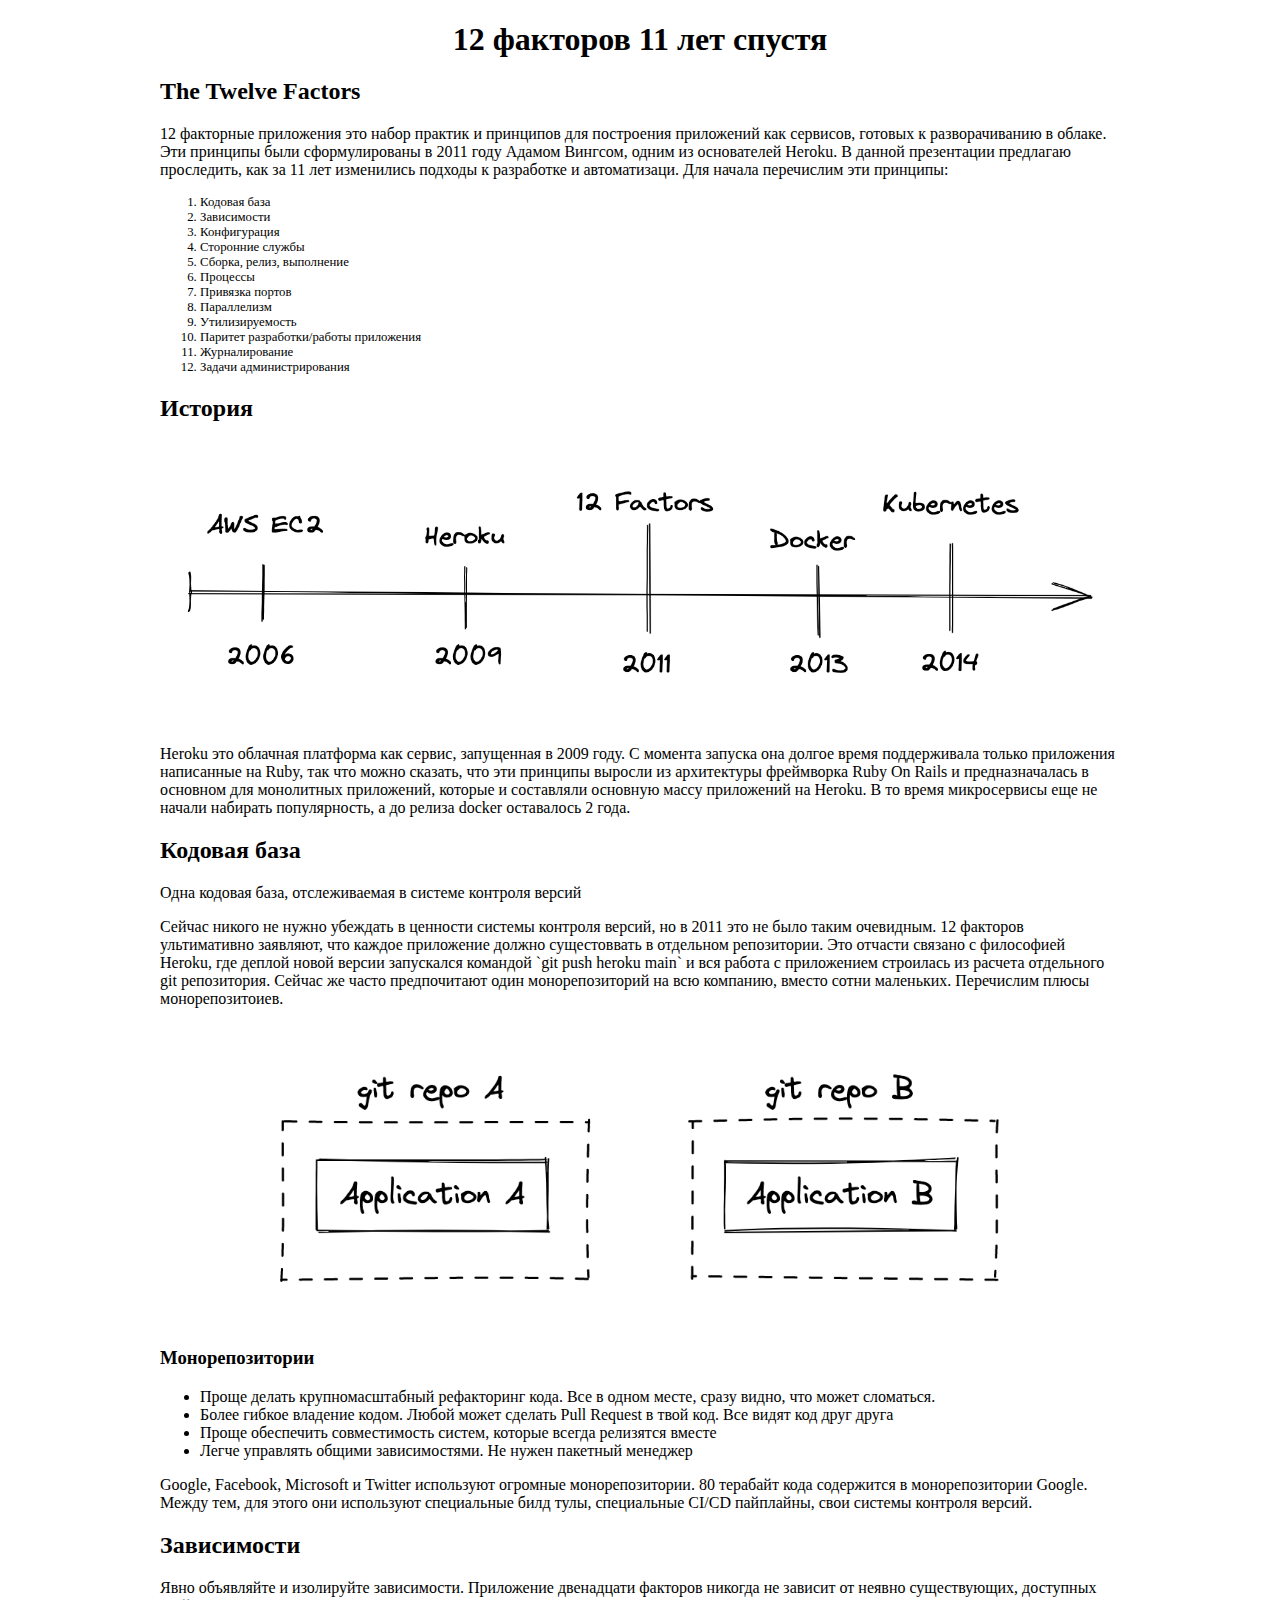
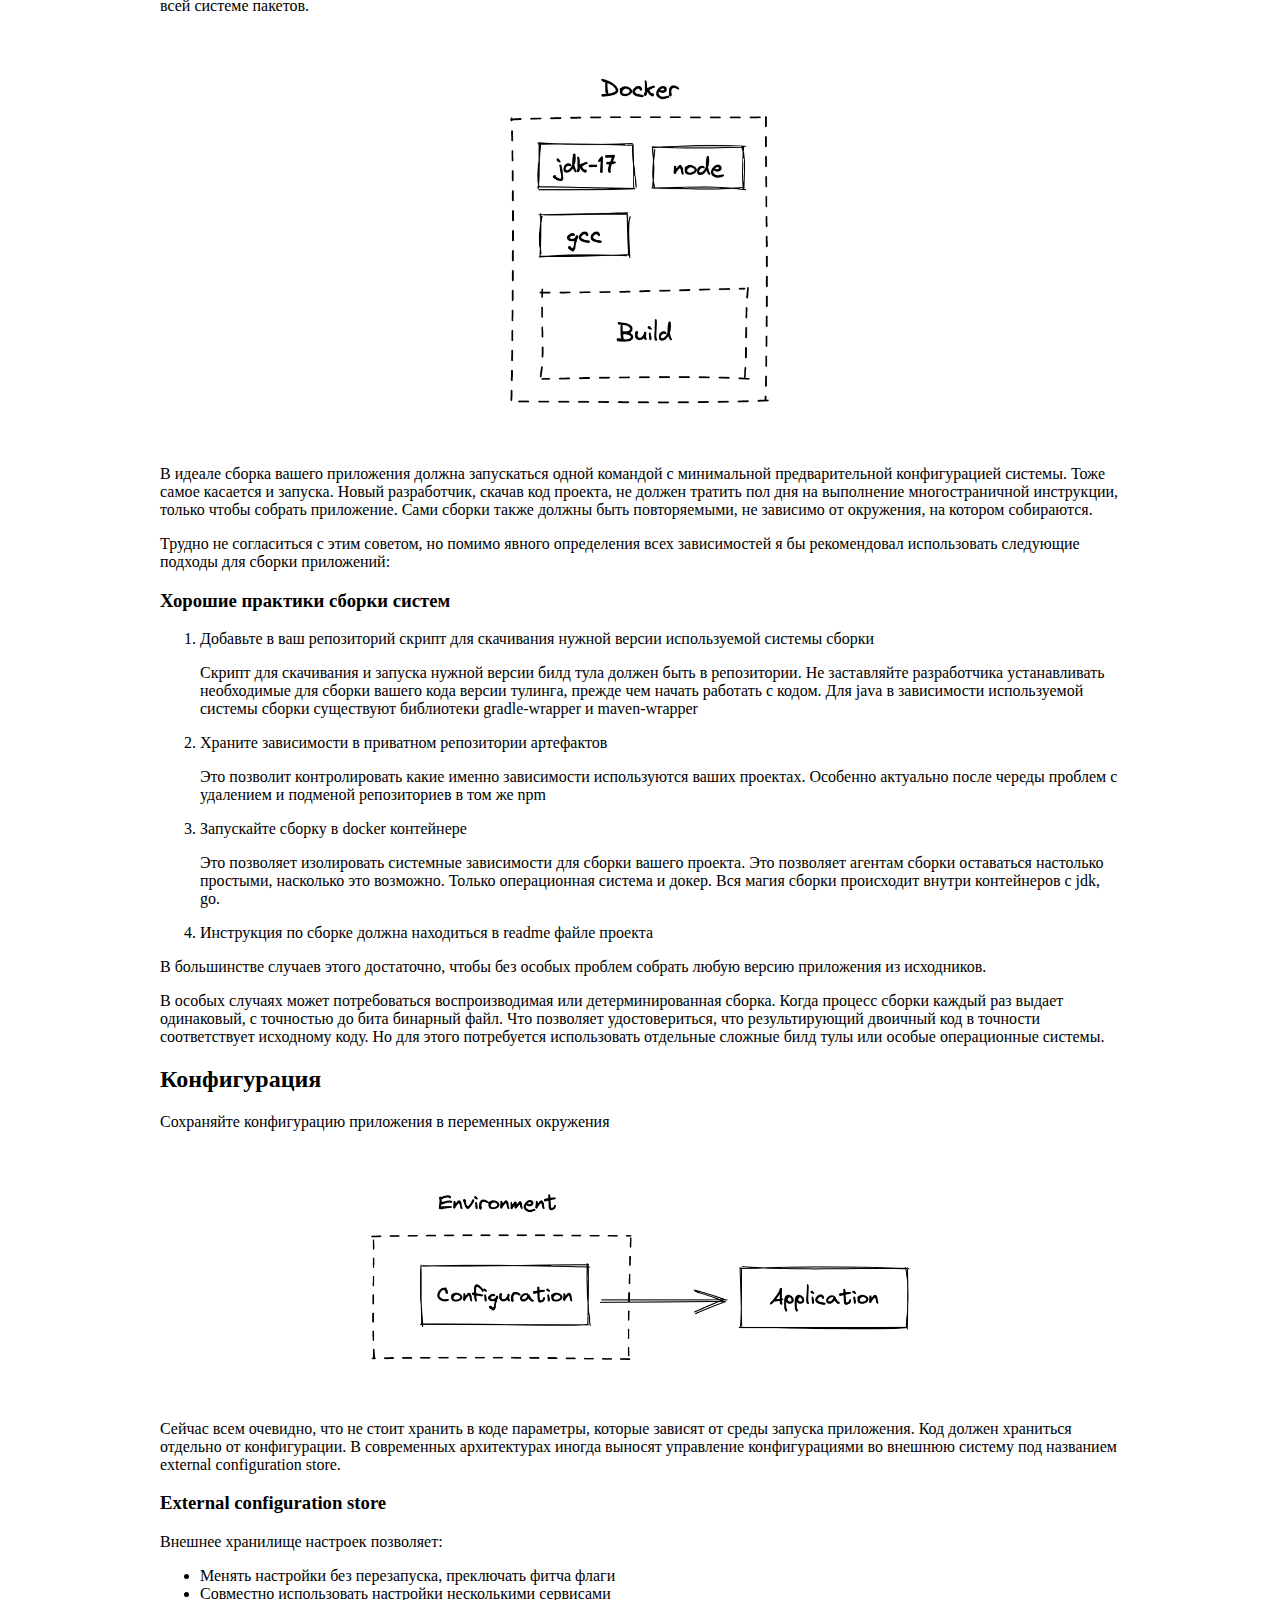
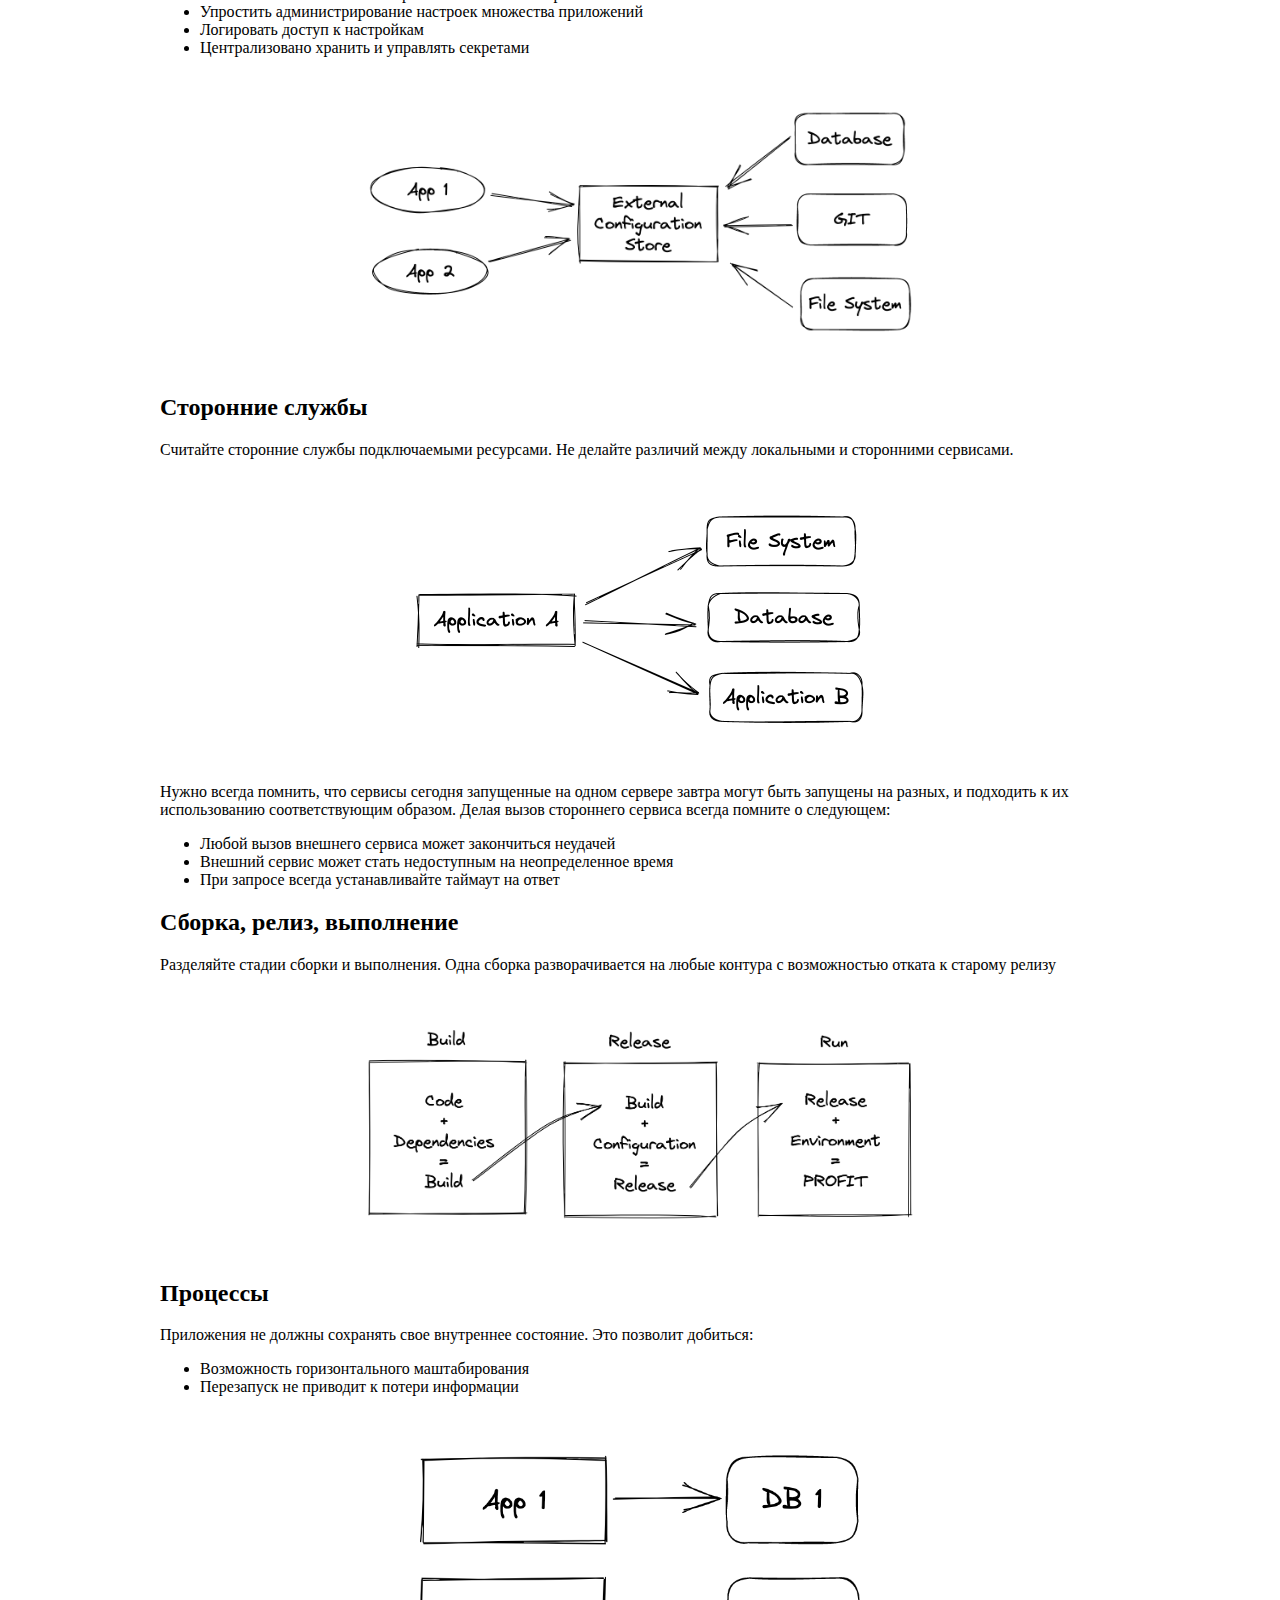
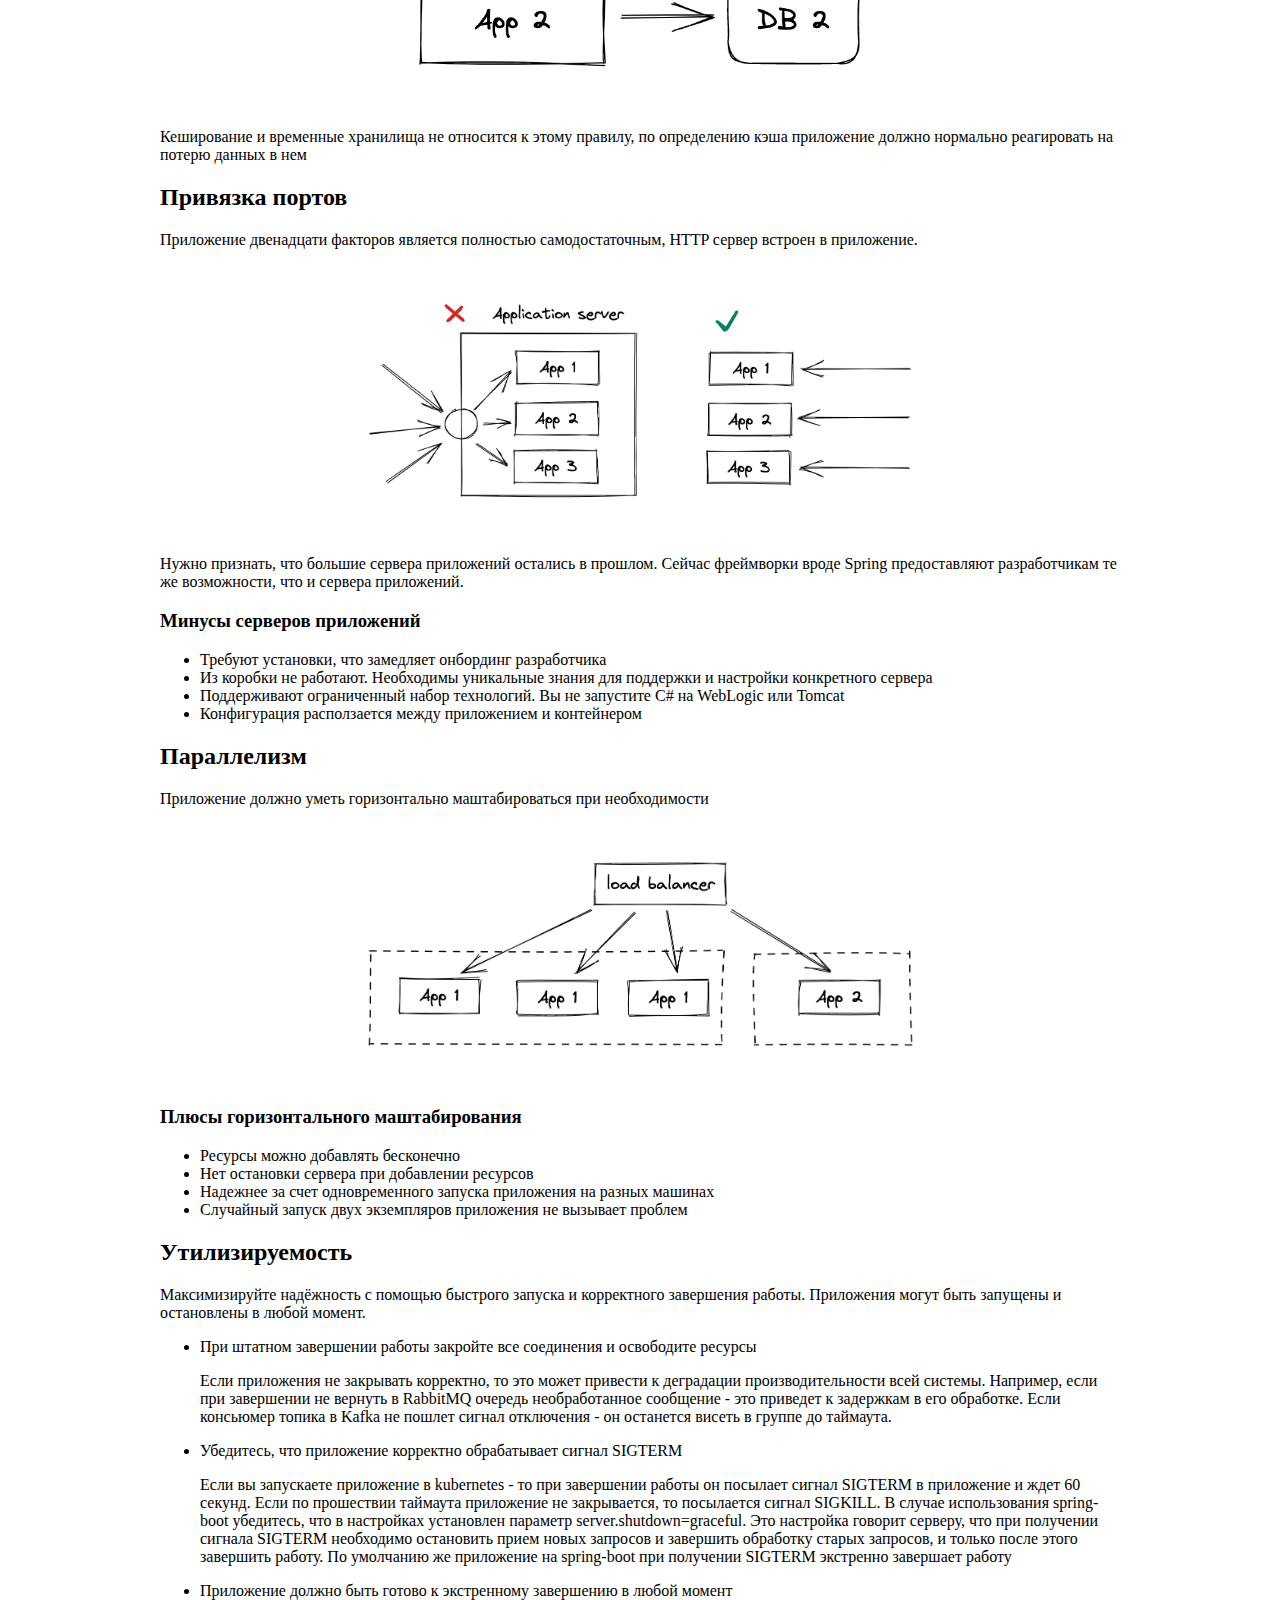
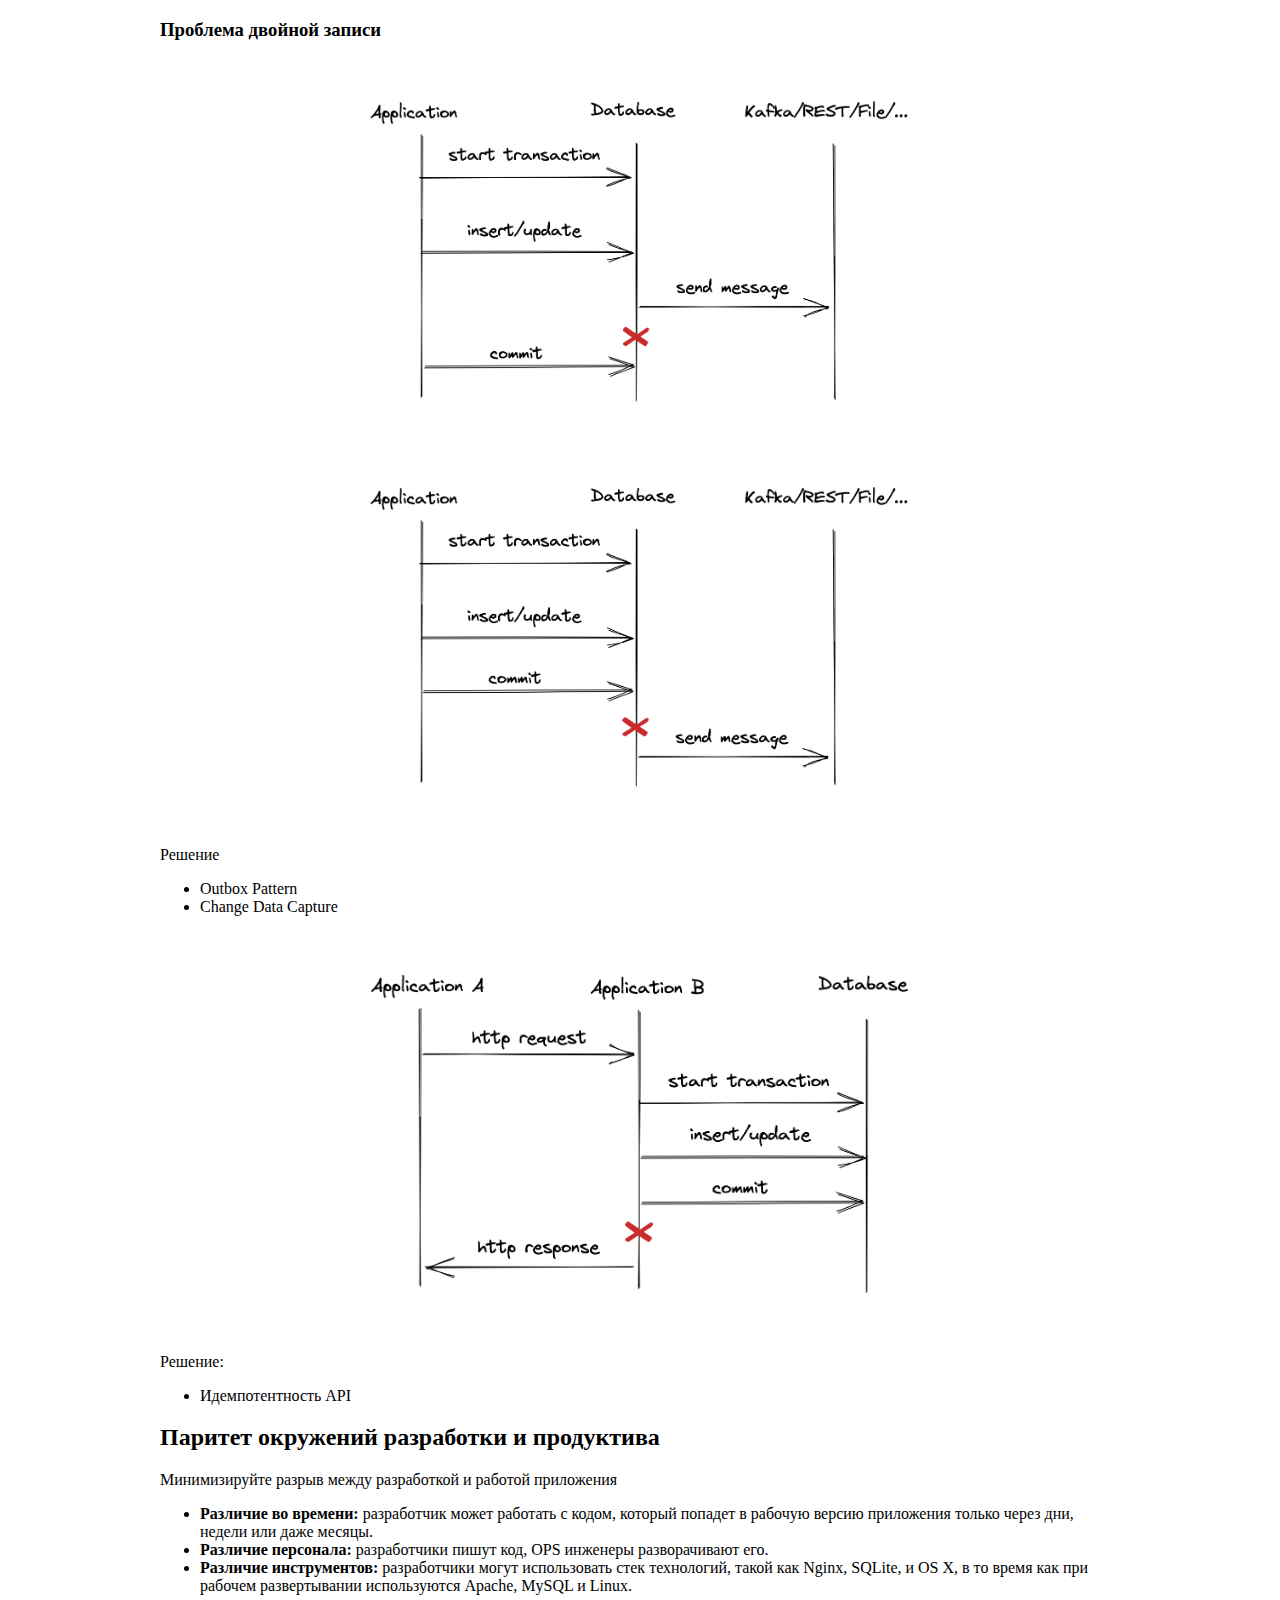
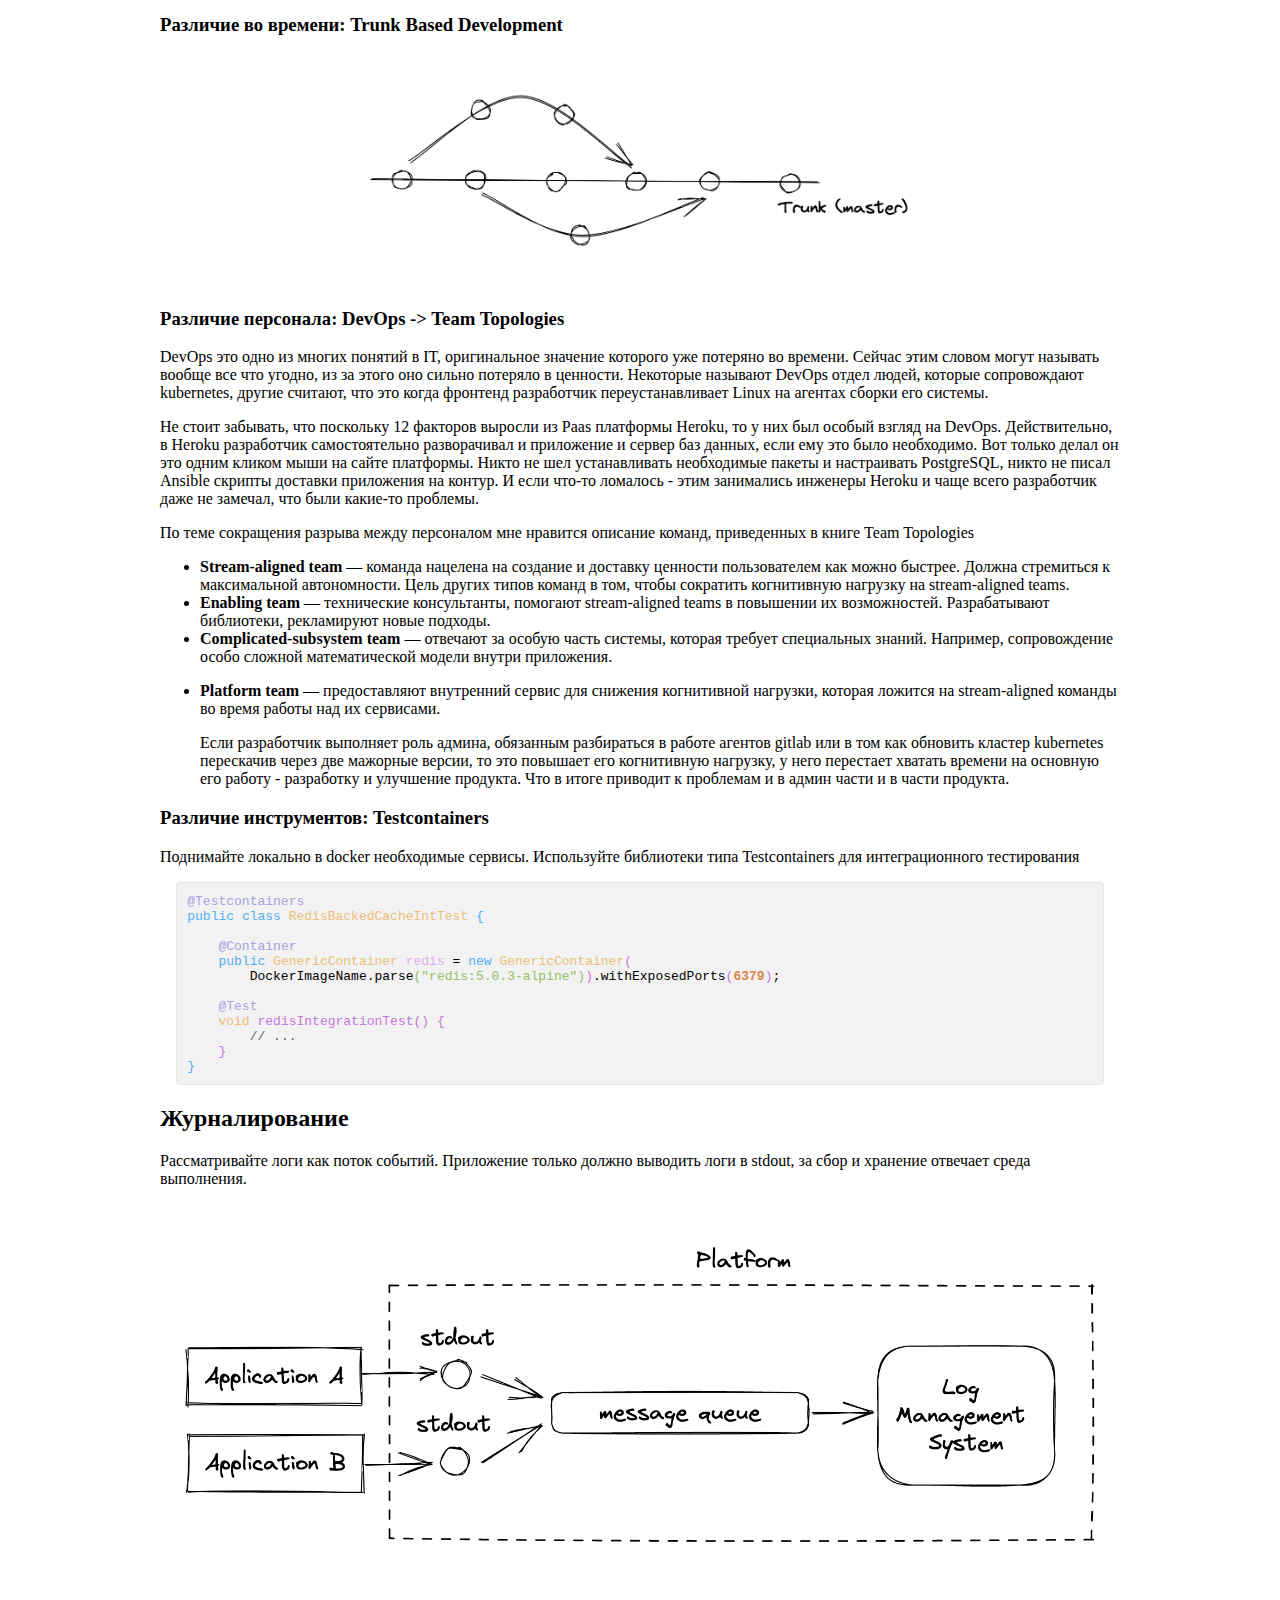
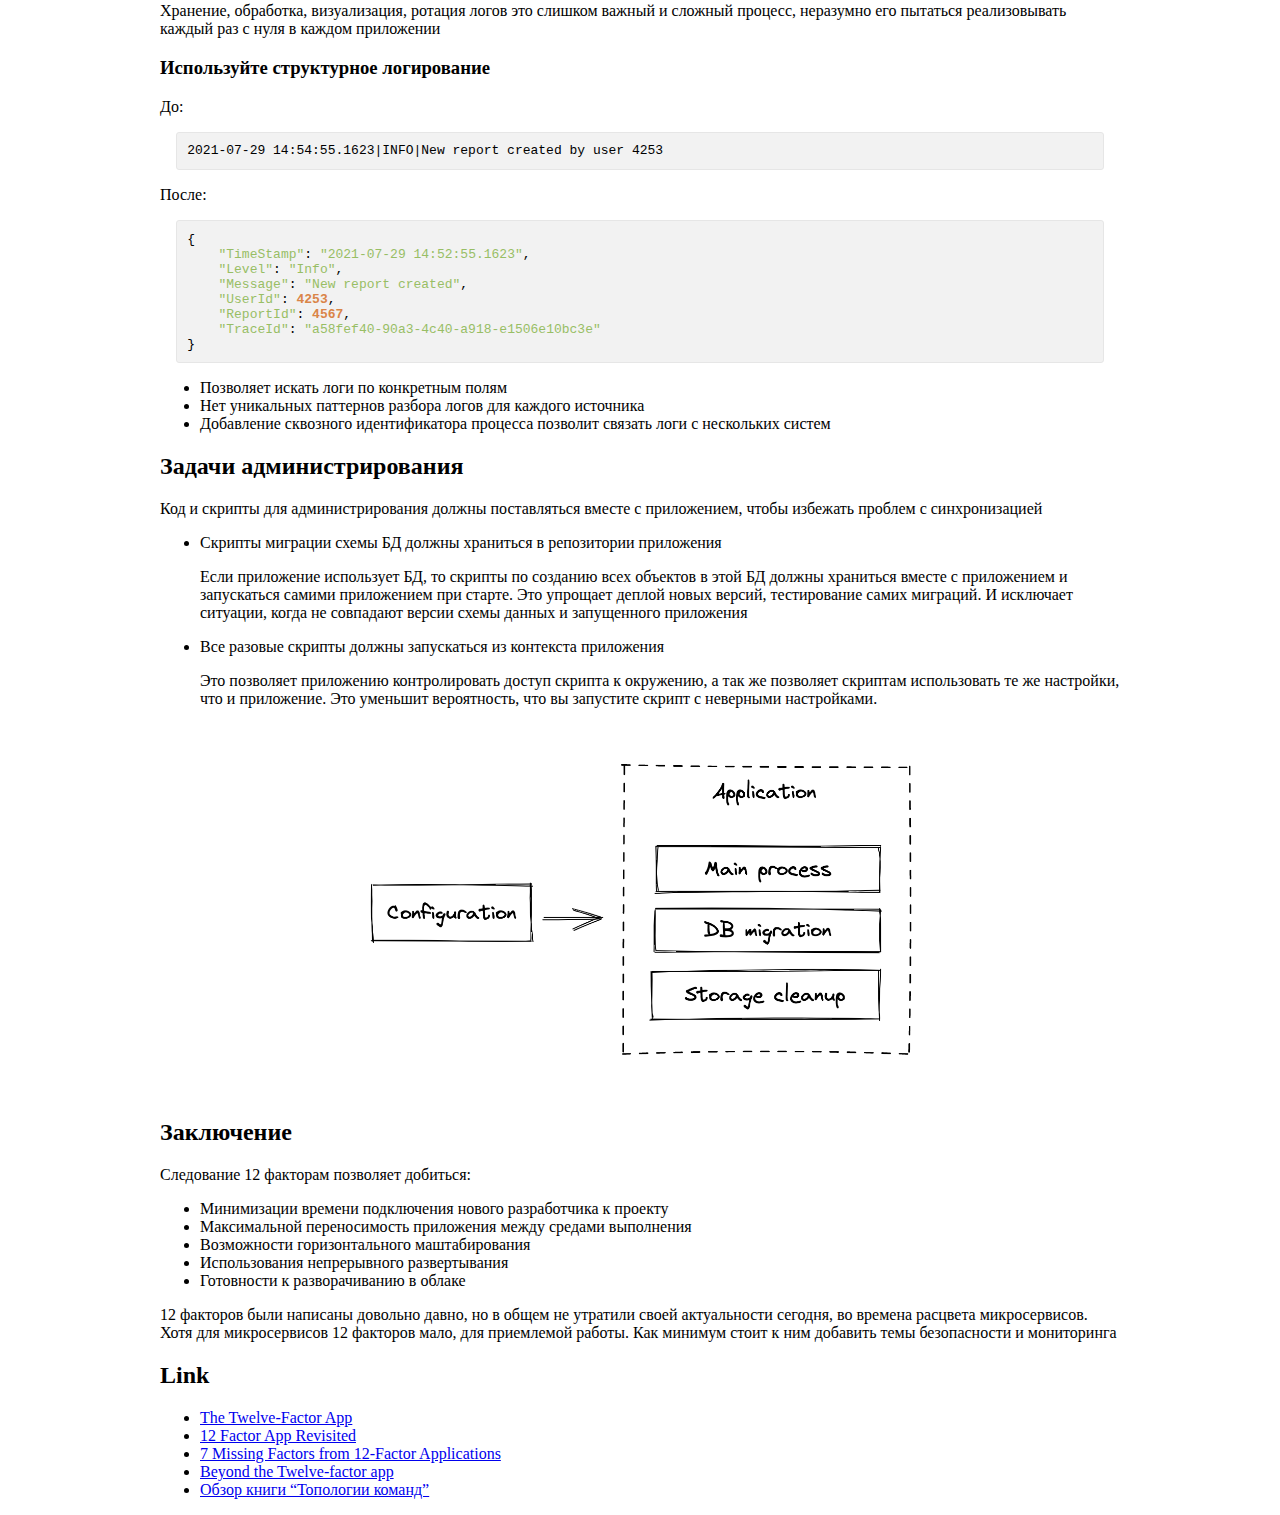
<file: 12 Factor App 12 Years Later.ru.html>
<?xml version="1.0" encoding="utf-8"?>
<!DOCTYPE html PUBLIC "-//W3C//DTD XHTML 1.0 Strict//EN"
"http://www.w3.org/TR/xhtml1/DTD/xhtml1-strict.dtd">
<html xmlns="http://www.w3.org/1999/xhtml" lang="en" xml:lang="en">
<head>
<meta http-equiv="Content-Type" content="text/html;charset=utf-8" />
<meta name="viewport" content="width=device-width, initial-scale=1" />
<title>12 факторов 11 лет спустя</title>
<meta name="generator" content="Org Mode" />
<style>
  #content { max-width: 60em; margin: auto; }
  .title  { text-align: center;
             margin-bottom: .2em; }
  .subtitle { text-align: center;
              font-size: medium;
              font-weight: bold;
              margin-top:0; }
  .todo   { font-family: monospace; color: red; }
  .done   { font-family: monospace; color: green; }
  .priority { font-family: monospace; color: orange; }
  .tag    { background-color: #eee; font-family: monospace;
            padding: 2px; font-size: 80%; font-weight: normal; }
  .timestamp { color: #bebebe; }
  .timestamp-kwd { color: #5f9ea0; }
  .org-right  { margin-left: auto; margin-right: 0px;  text-align: right; }
  .org-left   { margin-left: 0px;  margin-right: auto; text-align: left; }
  .org-center { margin-left: auto; margin-right: auto; text-align: center; }
  .underline { text-decoration: underline; }
  #postamble p, #preamble p { font-size: 90%; margin: .2em; }
  p.verse { margin-left: 3%; }
  pre {
    border: 1px solid #e6e6e6;
    border-radius: 3px;
    background-color: #f2f2f2;
    padding: 8pt;
    font-family: monospace;
    overflow: auto;
    margin: 1.2em;
  }
  pre.src {
    position: relative;
    overflow: auto;
  }
  pre.src:before {
    display: none;
    position: absolute;
    top: -8px;
    right: 12px;
    padding: 3px;
    color: #555;
    background-color: #f2f2f299;
  }
  pre.src:hover:before { display: inline; margin-top: 14px;}
  /* Languages per Org manual */
  pre.src-asymptote:before { content: 'Asymptote'; }
  pre.src-awk:before { content: 'Awk'; }
  pre.src-authinfo::before { content: 'Authinfo'; }
  pre.src-C:before { content: 'C'; }
  /* pre.src-C++ doesn't work in CSS */
  pre.src-clojure:before { content: 'Clojure'; }
  pre.src-css:before { content: 'CSS'; }
  pre.src-D:before { content: 'D'; }
  pre.src-ditaa:before { content: 'ditaa'; }
  pre.src-dot:before { content: 'Graphviz'; }
  pre.src-calc:before { content: 'Emacs Calc'; }
  pre.src-emacs-lisp:before { content: 'Emacs Lisp'; }
  pre.src-fortran:before { content: 'Fortran'; }
  pre.src-gnuplot:before { content: 'gnuplot'; }
  pre.src-haskell:before { content: 'Haskell'; }
  pre.src-hledger:before { content: 'hledger'; }
  pre.src-java:before { content: 'Java'; }
  pre.src-js:before { content: 'Javascript'; }
  pre.src-latex:before { content: 'LaTeX'; }
  pre.src-ledger:before { content: 'Ledger'; }
  pre.src-lisp:before { content: 'Lisp'; }
  pre.src-lilypond:before { content: 'Lilypond'; }
  pre.src-lua:before { content: 'Lua'; }
  pre.src-matlab:before { content: 'MATLAB'; }
  pre.src-mscgen:before { content: 'Mscgen'; }
  pre.src-ocaml:before { content: 'Objective Caml'; }
  pre.src-octave:before { content: 'Octave'; }
  pre.src-org:before { content: 'Org mode'; }
  pre.src-oz:before { content: 'OZ'; }
  pre.src-plantuml:before { content: 'Plantuml'; }
  pre.src-processing:before { content: 'Processing.js'; }
  pre.src-python:before { content: 'Python'; }
  pre.src-R:before { content: 'R'; }
  pre.src-ruby:before { content: 'Ruby'; }
  pre.src-sass:before { content: 'Sass'; }
  pre.src-scheme:before { content: 'Scheme'; }
  pre.src-screen:before { content: 'Gnu Screen'; }
  pre.src-sed:before { content: 'Sed'; }
  pre.src-sh:before { content: 'shell'; }
  pre.src-sql:before { content: 'SQL'; }
  pre.src-sqlite:before { content: 'SQLite'; }
  /* additional languages in org.el's org-babel-load-languages alist */
  pre.src-forth:before { content: 'Forth'; }
  pre.src-io:before { content: 'IO'; }
  pre.src-J:before { content: 'J'; }
  pre.src-makefile:before { content: 'Makefile'; }
  pre.src-maxima:before { content: 'Maxima'; }
  pre.src-perl:before { content: 'Perl'; }
  pre.src-picolisp:before { content: 'Pico Lisp'; }
  pre.src-scala:before { content: 'Scala'; }
  pre.src-shell:before { content: 'Shell Script'; }
  pre.src-ebnf2ps:before { content: 'ebfn2ps'; }
  /* additional language identifiers per "defun org-babel-execute"
       in ob-*.el */
  pre.src-cpp:before  { content: 'C++'; }
  pre.src-abc:before  { content: 'ABC'; }
  pre.src-coq:before  { content: 'Coq'; }
  pre.src-groovy:before  { content: 'Groovy'; }
  /* additional language identifiers from org-babel-shell-names in
     ob-shell.el: ob-shell is the only babel language using a lambda to put
     the execution function name together. */
  pre.src-bash:before  { content: 'bash'; }
  pre.src-csh:before  { content: 'csh'; }
  pre.src-ash:before  { content: 'ash'; }
  pre.src-dash:before  { content: 'dash'; }
  pre.src-ksh:before  { content: 'ksh'; }
  pre.src-mksh:before  { content: 'mksh'; }
  pre.src-posh:before  { content: 'posh'; }
  /* Additional Emacs modes also supported by the LaTeX listings package */
  pre.src-ada:before { content: 'Ada'; }
  pre.src-asm:before { content: 'Assembler'; }
  pre.src-caml:before { content: 'Caml'; }
  pre.src-delphi:before { content: 'Delphi'; }
  pre.src-html:before { content: 'HTML'; }
  pre.src-idl:before { content: 'IDL'; }
  pre.src-mercury:before { content: 'Mercury'; }
  pre.src-metapost:before { content: 'MetaPost'; }
  pre.src-modula-2:before { content: 'Modula-2'; }
  pre.src-pascal:before { content: 'Pascal'; }
  pre.src-ps:before { content: 'PostScript'; }
  pre.src-prolog:before { content: 'Prolog'; }
  pre.src-simula:before { content: 'Simula'; }
  pre.src-tcl:before { content: 'tcl'; }
  pre.src-tex:before { content: 'TeX'; }
  pre.src-plain-tex:before { content: 'Plain TeX'; }
  pre.src-verilog:before { content: 'Verilog'; }
  pre.src-vhdl:before { content: 'VHDL'; }
  pre.src-xml:before { content: 'XML'; }
  pre.src-nxml:before { content: 'XML'; }
  /* add a generic configuration mode; LaTeX export needs an additional
     (add-to-list 'org-latex-listings-langs '(conf " ")) in .emacs */
  pre.src-conf:before { content: 'Configuration File'; }

  table { border-collapse:collapse; }
  caption.t-above { caption-side: top; }
  caption.t-bottom { caption-side: bottom; }
  td, th { vertical-align:top;  }
  th.org-right  { text-align: center;  }
  th.org-left   { text-align: center;   }
  th.org-center { text-align: center; }
  td.org-right  { text-align: right;  }
  td.org-left   { text-align: left;   }
  td.org-center { text-align: center; }
  dt { font-weight: bold; }
  .footpara { display: inline; }
  .footdef  { margin-bottom: 1em; }
  .figure { padding: 1em; }
  .figure p { text-align: center; }
  .equation-container {
    display: table;
    text-align: center;
    width: 100%;
  }
  .equation {
    vertical-align: middle;
  }
  .equation-label {
    display: table-cell;
    text-align: right;
    vertical-align: middle;
  }
  .inlinetask {
    padding: 10px;
    border: 2px solid gray;
    margin: 10px;
    background: #ffffcc;
  }
  #org-div-home-and-up
   { text-align: right; font-size: 70%; white-space: nowrap; }
  textarea { overflow-x: auto; }
  .linenr { font-size: smaller }
  .code-highlighted { background-color: #ffff00; }
  .org-info-js_info-navigation { border-style: none; }
  #org-info-js_console-label
    { font-size: 10px; font-weight: bold; white-space: nowrap; }
  .org-info-js_search-highlight
    { background-color: #ffff00; color: #000000; font-weight: bold; }
  .org-svg { }
</style>
<link rel="stylesheet" type="text/css" href="./css/local.css" />
</head>
<body>
<div id="content" class="content">
<h1 class="title">12 факторов 11 лет спустя</h1>

<div id="outline-container-org8cd78b5" class="outline-2">
<h2 id="org8cd78b5">The Twelve Factors</h2>
<div class="outline-text-2" id="text-org8cd78b5">
<div class="notes" id="org86de17c">
<p>
12 факторные приложения это набор практик и принципов для построения приложений как сервисов, готовых к разворачиванию в облаке. Эти принципы были сформулированы в 2011 году Адамом Вингсом, одним из основателей Heroku. В данной презентации предлагаю проследить, как за 11 лет изменились подходы к разработке и автоматизаци.
Для начала перечислим эти принципы:
</p>

</div>

<div class="LARGE_SRC" id="orge25f529">
<ol class="org-ol">
<li>Кодовая база</li>
<li>Зависимости</li>
<li>Конфигурация</li>
<li>Сторонние службы</li>
<li>Сборка, релиз, выполнение</li>
<li>Процессы</li>
<li>Привязка портов</li>
<li>Параллелизм</li>
<li>Утилизируемость</li>
<li>Паритет разработки/работы приложения</li>
<li>Журналирование</li>
<li>Задачи администрирования</li>
</ol>

</div>
</div>
</div>

<div id="outline-container-orge4e40f8" class="outline-2">
<h2 id="orge4e40f8">История</h2>
<div class="outline-text-2" id="text-orge4e40f8">

<div id="org2609103" class="figure">
<p><img src="./img/heroku-timeline.png" alt="heroku-timeline.png" width="100%" />
</p>
</div>
<div class="notes" id="org6a2ed21">
<p>
Heroku это облачная платформа как сервис, запущенная в 2009 году. С момента запуска она долгое время поддерживала только приложения написанные на Ruby, так что можно сказать, что эти принципы выросли из архитектуры фреймворка Ruby On Rails и предназначалась в основном для монолитных приложений, которые и составляли основную массу приложений на Heroku. В то время микросервисы еще не начали набирать популярность, а до релиза docker оставалось 2 года.
</p>

</div>
</div>
</div>


<div id="outline-container-orgc03018c" class="outline-2">
<h2 id="orgc03018c">Кодовая база</h2>
<div class="outline-text-2" id="text-orgc03018c">
<p>
Одна кодовая база, отслеживаемая в системе контроля версий
</p>

<div class="notes" id="org9a58641">
<p>
Сейчас никого не нужно убеждать в ценности системы контроля версий, но в 2011 это не было таким очевидным. 12 факторов ультимативно заявляют, что каждое приложение должно сущестоввать в отдельном репозитории. Это отчасти связано с философией Heroku, где деплой новой версии запускался командой `git push heroku main` и вся работа  с приложением строилась из расчета отдельного git репозитория. Сейчас же часто предпочитают один монорепозиторий на всю компанию, вместо сотни маленьких. Перечислим плюсы монорепозитоиев.
</p>

</div>

<div id="org2f5293e" class="figure">
<p><img src="./img/source.excalidraw.png" alt="source.excalidraw.png" width="80%" />
</p>
</div>
</div>

<div id="outline-container-org377557f" class="outline-3">
<h3 id="org377557f">Монорепозитории</h3>
<div class="outline-text-3" id="text-org377557f">
<ul class="org-ul">
<li>Проще делать крупномасштабный рефакторинг кода. Все в одном месте, сразу видно, что может сломаться.</li>
<li>Более гибкое владение кодом. Любой может сделать Pull Request в твой код. Все видят код друг друга</li>
<li>Проще обеспечить совместимость систем, которые всегда релизятся вместе</li>
<li>Легче управлять общими зависимостями. Не нужен пакетный менеджер</li>
</ul>

<div class="notes" id="org73e7f1b">
<p>
Google, Facebook, Microsoft и Twitter используют огромные монорепозитории. 80 терабайт кода содержится в монорепозитории Google. Между тем, для этого они используют специальные билд тулы, специальные CI/CD пайплайны, свои системы контроля версий.
</p>

</div>
</div>
</div>
</div>

<div id="outline-container-org23138a0" class="outline-2">
<h2 id="org23138a0">Зависимости</h2>
<div class="outline-text-2" id="text-org23138a0">
<p>
Явно объявляйте и изолируйте зависимости.
Приложение двенадцати факторов никогда не зависит от неявно существующих, доступных всей системе пакетов.
</p>


<div id="org4af96d4" class="figure">
<p><img src="./img/deps.excalidraw.png" alt="deps.excalidraw.png" width="30%" />
</p>
</div>

<div class="notes" id="orgb53b435">
<p>
В идеале сборка вашего приложения должна запускаться одной командой с минимальной предварительной конфигурацией системы. Тоже самое касается и запуска. Новый разработчик, скачав код проекта, не должен тратить пол дня на выполнение многостраничной инструкции, только чтобы собрать приложение. Сами сборки также должны быть повторяемыми, не зависимо от окружения, на котором собираются.
</p>

</div>

<div class="notes" id="org3ef2dc1">
<p>
Трудно не согласиться с этим советом, но помимо явного определения всех зависимостей я бы рекомендовал использовать следующие подходы для сборки приложений:
</p>

</div>
</div>
<div id="outline-container-org71f6055" class="outline-3">
<h3 id="org71f6055">Хорошие практики сборки систем</h3>
<div class="outline-text-3" id="text-org71f6055">
<ol class="org-ol">
<li><p>
Добавьте в ваш репозиторий скрипт для скачивания нужной версии используемой системы сборки
</p>
<div class="notes" id="org08615b6">
<p>
Скрипт для скачивания и запуска нужной версии билд тула должен быть в репозитории. Не заставляйте разработчика устанавливать необходимые для сборки вашего кода версии тулинга, прежде чем начать работать с кодом. Для java в зависимости используемой системы сборки существуют библиотеки gradle-wrapper и maven-wrapper
</p>

</div></li>
<li><p>
Храните зависимости в приватном репозитории артефактов
</p>
<div class="notes" id="org83730c5">
<p>
Это позволит контролировать какие именно зависимости используются ваших проектах. Особенно актуально после череды проблем с удалением и подменой репозиториев в том же npm
</p>

</div></li>
<li><p>
Запускайте сборку в docker контейнере
</p>
<div class="notes" id="orge214f22">
<p>
Это позволяет изолировать системные зависимости для сборки вашего проекта. Это позволяет агентам сборки оставаться настолько простыми, насколько это возможно. Только операционная система и докер. Вся магия сборки происходит внутри контейнеров с jdk, go.
</p>

</div></li>
<li>Инструкция по сборке должна находиться в readme файле проекта</li>
</ol>

<div class="notes" id="orgc1a4b01">
<p>
В большинстве случаев этого достаточно, чтобы без особых проблем собрать любую версию приложения из исходников.
</p>

<p>
В особых случаях может потребоваться воспроизводимая или детерминированная сборка. Когда процесс сборки каждый раз выдает одинаковый, с точностью до бита бинарный файл. Что позволяет удостовериться, что результирующий двоичный код в точности соответствует исходному коду. Но для этого потребуется использовать отдельные сложные билд тулы или особые операционные системы.
</p>

</div>
</div>
</div>
</div>

<div id="outline-container-orgf848e7f" class="outline-2">
<h2 id="orgf848e7f">Конфигурация</h2>
<div class="outline-text-2" id="text-orgf848e7f">
<p>
Сохраняйте конфигурацию приложения в переменных окружения
</p>

<div id="org9af5b3a" class="figure">
<p><img src="./img/configuration.excalidraw.png" alt="configuration.excalidraw.png" width="60%" />
</p>
</div>
<div class="notes" id="orgf79d629">
<p>
Сейчас всем очевидно, что не стоит хранить в коде параметры, которые зависят от среды запуска приложения. Код должен храниться отдельно от конфигурации. В современных архитектурах иногда выносят управление конфигурациями во внешнюю систему под названием external configuration store.
</p>

</div>
</div>

<div id="outline-container-org59e72f8" class="outline-3">
<h3 id="org59e72f8">External configuration store</h3>
<div class="outline-text-3" id="text-org59e72f8">
<p>
Внешнее хранилище настроек позволяет:
</p>
<ul class="org-ul">
<li>Менять настройки без перезапуска, преключать фитча флаги</li>
<li>Совместно использовать настройки несколькими сервисами</li>
<li>Упростить администрирование настроек множества приложений</li>
<li>Логировать доступ к настройкам</li>
<li>Централизовано хранить и управлять секретами</li>
</ul>


<div id="org42c8211" class="figure">
<p><img src="./img/external-configuration-store.excalidraw.png" alt="external-configuration-store.excalidraw.png" width="60%" />
</p>
</div>
</div>
</div>
</div>


<div id="outline-container-orgf4afab1" class="outline-2">
<h2 id="orgf4afab1">Сторонние службы</h2>
<div class="outline-text-2" id="text-orgf4afab1">
<p>
Считайте сторонние службы подключаемыми ресурсами. Не делайте различий между локальными и сторонними сервисами.
</p>


<div id="org5f16119" class="figure">
<p><img src="./img/external-service.excalidraw.png" alt="external-service.excalidraw.png" width="50%" />
</p>
</div>
<div class="notes" id="org5c92a50">
<p>
Нужно всегда помнить, что сервисы сегодня запущенные на одном сервере завтра могут быть запущены на разных, и подходить к их использованию соответствующим образом. Делая вызов стороннего сервиса всегда помните о следующем:
</p>

</div>
<ul class="org-ul">
<li>Любой вызов внешнего сервиса может закончиться неудачей</li>
<li>Внешний сервис может стать недоступным на неопределенное время</li>
<li>При запросе всегда устанавливайте таймаут на ответ</li>
</ul>
</div>
</div>

<div id="outline-container-org0792ebb" class="outline-2">
<h2 id="org0792ebb">Сборка, релиз, выполнение</h2>
<div class="outline-text-2" id="text-org0792ebb">
<p>
Разделяйте стадии сборки и выполнения. Одна сборка разворачивается на любые контура с возможностью отката к старому релизу
</p>

<div id="orgcecd991" class="figure">
<p><img src="./img/build-release-run.excalidraw.png" alt="build-release-run.excalidraw.png" width="60%" />
</p>
</div>
</div>
</div>

<div id="outline-container-org2c8ab7c" class="outline-2">
<h2 id="org2c8ab7c">Процессы</h2>
<div class="outline-text-2" id="text-org2c8ab7c">
<p>
Приложения не должны сохранять свое внутреннее состояние. Это позволит добиться:
</p>
<ul class="org-ul">
<li>Возможность горизонтального маштабирования</li>
<li>Перезапуск не приводит к потери информации</li>
</ul>

<div id="org19775eb" class="figure">
<p><img src="./img/processes.excalidraw.png" alt="processes.excalidraw.png" width="50%" />
</p>
</div>

<div class="notes" id="org0ee3f7f">
<p>
Кеширование и временные хранилища не относится к этому правилу, по определению кэша приложение должно нормально реагировать на потерю данных в нем
</p>

</div>
</div>
</div>

<div id="outline-container-orgc5d8cf4" class="outline-2">
<h2 id="orgc5d8cf4">Привязка портов</h2>
<div class="outline-text-2" id="text-orgc5d8cf4">
<p>
Приложение двенадцати факторов является полностью самодостаточным, HTTP сервер встроен в приложение.
</p>

<div id="org9207710" class="figure">
<p><img src="./img/port-binding.excalidraw.png" alt="port-binding.excalidraw.png" width="60%" />
</p>
</div>
<div class="notes" id="org9070695">
<p>
Нужно признать, что большие сервера приложений остались в прошлом. Сейчас фреймворки вроде Spring предоставляют разработчикам те же возможности, что и сервера приложений.
</p>

</div>
</div>
<div id="outline-container-orgfdb7437" class="outline-3">
<h3 id="orgfdb7437">Минусы серверов приложений</h3>
<div class="outline-text-3" id="text-orgfdb7437">
<ul class="org-ul">
<li>Требуют установки, что замедляет онбординг разработчика</li>
<li>Из коробки не работают. Необходимы уникальные знания для поддержки и настройки конкретного сервера</li>
<li>Поддерживают ограниченный набор технологий. Вы не запустите C# на WebLogic или Tomcat</li>
<li>Конфигурация расползается между приложением и контейнером</li>
</ul>
</div>
</div>
</div>


<div id="outline-container-org5ac315c" class="outline-2">
<h2 id="org5ac315c">Параллелизм</h2>
<div class="outline-text-2" id="text-org5ac315c">
<p>
Приложение должно уметь горизонтально маштабироваться при необходимости
</p>


<div id="org53c3607" class="figure">
<p><img src="./img/concurency.excalidraw.png" alt="concurency.excalidraw.png" width="60%" />
</p>
</div>
</div>

<div id="outline-container-orgdc13315" class="outline-3">
<h3 id="orgdc13315">Плюсы горизонтального маштабирования</h3>
<div class="outline-text-3" id="text-orgdc13315">
<ul class="org-ul">
<li>Ресурсы можно добавлять бесконечно</li>
<li>Нет остановки сервера при добавлении ресурсов</li>
<li>Надежнее за счет одновременного запуска приложения на разных машинах</li>
<li>Случайный запуск двух экземпляров приложения не вызывает проблем</li>
</ul>
</div>
</div>
</div>

<div id="outline-container-orge995e57" class="outline-2">
<h2 id="orge995e57">Утилизируемость</h2>
<div class="outline-text-2" id="text-orge995e57">
<p>
Максимизируйте надёжность с помощью быстрого запуска и корректного завершения работы. Приложения могут быть запущены и остановлены в любой момент.
</p>

<ul class="org-ul">
<li><p>
При штатном завершении работы закройте все соединения и освободите ресурсы
</p>
<div class="notes" id="org01e9d37">
<p>
Если приложения не закрывать корректно, то это может привести к деградации производительности всей системы.
Например, если при завершении не вернуть в RabbitMQ очередь необработанное сообщение - это приведет к задержкам в его обработке. Если консьюмер топика в Kafka не пошлет сигнал отключения - он останется висеть в группе до таймаута.
</p>

</div></li>
<li><p>
Убедитесь, что приложение корректно обрабатывает сигнал SIGTERM
</p>
<div class="notes" id="org0eca9c4">
<p>
Если вы запускаете приложение в kubernetes - то при завершении работы он посылает сигнал SIGTERM в приложение и ждет 60 секунд. Если по прошествии таймаута приложение не закрывается, то посылается сигнал SIGKILL.
В случае использования spring-boot убедитесь, что в настройках установлен параметр server.shutdown=graceful. Это настройка говорит серверу, что при получении сигнала SIGTERM необходимо остановить прием новых запросов и завершить обработку старых запросов, и только после этого завершить работу. По умолчанию же приложение на spring-boot при получении SIGTERM экстренно завершает работу
</p>

</div></li>
<li>Приложение должно быть готово к экстренному завершению в любой момент</li>
</ul>
</div>

<div id="outline-container-org697a47c" class="outline-3">
<h3 id="org697a47c">Проблема двойной записи</h3>
<div class="outline-text-3" id="text-org697a47c">

<div id="org6ef2d8b" class="figure">
<p><img src="./img/disp1.excalidraw.png" alt="disp1.excalidraw.png" width="60%" />
</p>
</div>


<div id="orgb96d166" class="figure">
<p><img src="./img/disp2.excalidraw.png" alt="disp2.excalidraw.png" width="60%" />
</p>
</div>

<p>
Решение
</p>
<ul class="org-ul">
<li>Outbox Pattern</li>
<li>Change Data Capture</li>
</ul>


<div id="org971c7bf" class="figure">
<p><img src="./img/disp3.excalidraw.png" alt="disp3.excalidraw.png" width="60%" />
</p>
</div>

<p>
Решение:
</p>
<ul class="org-ul">
<li>Идемпотентность API</li>
</ul>
</div>
</div>
</div>

<div id="outline-container-org6ee7d36" class="outline-2">
<h2 id="org6ee7d36">Паритет окружений разработки и продуктива</h2>
<div class="outline-text-2" id="text-org6ee7d36">
<p>
Минимизируйте разрыв между разработкой и работой приложения
</p>

<ul class="org-ul">
<li><b><b>Различие во времени:</b></b> разработчик может работать с кодом, который попадет в рабочую версию приложения только через дни, недели или даже месяцы.</li>
<li><b><b>Различие персонала:</b></b> разработчики пишут код, OPS инженеры разворачивают его.</li>
<li><b><b>Различие инструментов:</b></b> разработчики могут использовать стек технологий, такой как Nginx, SQLite, и OS X, в то время как при рабочем развертывании используются Apache, MySQL и Linux.</li>
</ul>
</div>

<div id="outline-container-orgc55f98f" class="outline-3">
<h3 id="orgc55f98f">Различие во времени: Trunk Based Development</h3>
<div class="outline-text-3" id="text-orgc55f98f">

<div id="orgc76c5f4" class="figure">
<p><img src="./img/trunk.excalidraw.png" alt="trunk.excalidraw.png" width="60%" />
</p>
</div>
</div>
</div>

<div id="outline-container-org76a764d" class="outline-3">
<h3 id="org76a764d">Различие персонала: DevOps -&gt; Team Topologies</h3>
<div class="outline-text-3" id="text-org76a764d">
<div class="notes" id="org911ed3e">
<p>
DevOps это одно из многих понятий в IT, оригинальное значение которого уже потеряно во времени. Сейчас этим словом могут называть вообще все что угодно, из за этого оно сильно потеряло в ценности. Некоторые называют DevOps отдел людей, которые сопровождают kubernetes, другие считают, что это когда фронтенд разработчик переустанавливает Linux на агентах сборки его системы.
</p>

<p>
Не стоит забывать, что поскольку 12 факторов выросли из Paas платформы Heroku, то у них был особый взгляд на DevOps. Действительно, в Heroku разработчик самостоятельно разворачивал и приложение и сервер баз данных, если ему это было необходимо. Вот только делал он это одним кликом мыши на сайте платформы. Никто не шел устанавливать необходимые пакеты и настраивать PostgreSQL, никто не писал Ansible скрипты доставки приложения на контур. И если что-то ломалось - этим занимались инженеры Heroku и чаще всего разработчик даже не замечал, что были какие-то проблемы.
</p>

<p>
По теме сокращения разрыва между персоналом мне нравится описание команд, приведенных в книге Team Topologies
</p>

</div>

<ul class="org-ul">
<li><b><b>Stream-aligned team</b></b> — команда нацелена на создание и доставку ценности пользователем как можно быстрее. Должна стремиться к максимальной автономности. Цель других типов команд в том, чтобы сократить когнитивную нагрузку на stream-aligned teams.</li>

<li><b><b>Enabling team</b></b> — технические консультанты, помогают stream-aligned teams в повышении их возможностей. Разрабатывают библиотеки, рекламируют новые подходы.</li>

<li><b><b>Complicated-subsystem team</b></b> — отвечают за особую часть системы, которая требует специальных знаний. Например, сопровождение особо сложной математической модели внутри приложения.</li>

<li><p>
<b><b>Platform team</b></b> — предоставляют внутренний сервис для снижения когнитивной нагрузки, которая ложится на stream-aligned команды во время работы над их сервисами.
</p>

<div class="notes" id="orgc796f65">
<p>
Если разработчик выполняет роль админа, обязанным разбираться в работе агентов gitlab или в том как обновить кластер kubernetes перескачив через две мажорные версии, то это повышает его когнитивную нагрузку, у него перестает хватать времени на основную его работу - разработку и улучшение продукта. Что в итоге приводит к проблемам и в админ части и в части продукта.
</p>

</div></li>
</ul>
</div>
</div>
<div id="outline-container-org0913a90" class="outline-3">
<h3 id="org0913a90">Различие инструментов: Testcontainers</h3>
<div class="outline-text-3" id="text-org0913a90">
<p>
Поднимайте локально в docker необходимые сервисы. Используйте библиотеки типа Testcontainers для интеграционного тестирования
</p>

<div class="org-src-container">
<pre class="src src-java"><span style="color: #a9a1e1;">@Testcontainers</span>
<span style="color: #51afef;">public</span> <span style="color: #51afef;">class</span> <span style="color: #ECBE7B;">RedisBackedCacheIntTest</span> <span style="color: #51afef;">{</span>

    <span style="color: #a9a1e1;">@Container</span>
    <span style="color: #51afef;">public</span> <span style="color: #ECBE7B;">GenericContainer</span> <span style="color: #dcaeea;">redis</span> = <span style="color: #51afef;">new</span> <span style="color: #ECBE7B;">GenericContainer</span><span style="color: #c678dd;">(</span>
        DockerImageName.parse<span style="color: #98be65;">(</span><span style="color: #98be65;">"redis:5.0.3-alpine"</span><span style="color: #98be65;">)</span><span style="color: #c678dd;">)</span>.withExposedPorts<span style="color: #c678dd;">(</span><span style="color: #da8548; font-weight: bold;">6379</span><span style="color: #c678dd;">)</span>;

    <span style="color: #a9a1e1;">@Test</span>
    <span style="color: #ECBE7B;">void</span> <span style="color: #c678dd;">redisIntegrationTest</span><span style="color: #c678dd;">()</span> <span style="color: #c678dd;">{</span>
        <span style="color: #5B6268;">// </span><span style="color: #5B6268;">...</span>
    <span style="color: #c678dd;">}</span>
<span style="color: #51afef;">}</span>
</pre>
</div>
</div>
</div>
</div>


<div id="outline-container-org25bc3ac" class="outline-2">
<h2 id="org25bc3ac">Журналирование</h2>
<div class="outline-text-2" id="text-org25bc3ac">
<p>
Рассматривайте логи как поток событий. Приложение только должно выводить логи в stdout, за сбор и хранение отвечает среда выполнения.
</p>


<div id="org285397a" class="figure">
<p><img src="./img/logs.excalidraw.png" alt="logs.excalidraw.png" width="100%" />
</p>
</div>

<div class="notes" id="org737e05f">
<p>
Хранение, обработка, визуализация, ротация логов это слишком важный и сложный процесс, неразумно его пытаться реализовывать каждый раз с нуля в каждом приложении
</p>

</div>
</div>

<div id="outline-container-orgc363186" class="outline-3">
<h3 id="orgc363186">Используйте структурное логирование</h3>
<div class="outline-text-3" id="text-orgc363186">
<p>
До:
</p>
<div class="org-src-container">
<pre class="src src-text">2021-07-29 14:54:55.1623|INFO|New report created by user 4253
</pre>
</div>

<p>
После:
</p>
<div class="org-src-container">
<pre class="src src-js">{
    <span style="color: #98be65;">"TimeStamp"</span>: <span style="color: #98be65;">"2021-07-29 14:52:55.1623"</span>,
    <span style="color: #98be65;">"Level"</span>: <span style="color: #98be65;">"Info"</span>,
    <span style="color: #98be65;">"Message"</span>: <span style="color: #98be65;">"New report created"</span>,
    <span style="color: #98be65;">"UserId"</span>: <span style="color: #da8548; font-weight: bold;">4253</span>,
    <span style="color: #98be65;">"ReportId"</span>: <span style="color: #da8548; font-weight: bold;">4567</span>,
    <span style="color: #98be65;">"TraceId"</span>: <span style="color: #98be65;">"a58fef40-90a3-4c40-a918-e1506e10bc3e"</span>
}
</pre>
</div>

<ul class="org-ul">
<li>Позволяет искать логи по конкретным полям</li>
<li>Нет уникальных паттернов разбора логов для каждого источника</li>
<li>Добавление сквозного идентификатора процесса позволит связать логи с нескольких систем</li>
</ul>
</div>
</div>
</div>


<div id="outline-container-org2fa521f" class="outline-2">
<h2 id="org2fa521f">Задачи администрирования</h2>
<div class="outline-text-2" id="text-org2fa521f">
<p>
Код и скрипты для администрирования должны поставляться вместе с приложением, чтобы избежать проблем с синхронизацией
</p>

<ul class="org-ul">
<li><p>
Скрипты миграции схемы БД должны храниться в репозитории приложения
</p>
<div class="notes" id="org7763663">
<p>
Если приложение использует БД, то скрипты по созданию всех объектов в этой БД должны храниться вместе с приложением и запускаться самими приложением при старте.
Это упрощает деплой новых версий, тестирование самих миграций. И исключает ситуации, когда не совпадают версии схемы данных и запущенного приложения
</p>

</div></li>
<li><p>
Все разовые скрипты должны запускаться из контекста приложения
</p>
<div class="notes" id="org9531857">
<p>
Это позволяет приложению контролировать доступ скрипта к окружению, а так же позволяет скриптам использовать те же настройки, что и приложение. Это уменьшит вероятность, что вы запустите скрипт с неверными настройками.
</p>

</div></li>
</ul>


<div id="org18060d4" class="figure">
<p><img src="./img/admin-process.excalidraw.png" alt="admin-process.excalidraw.png" width="60%" />
</p>
</div>
</div>
</div>

<div id="outline-container-orgbc44c0c" class="outline-2">
<h2 id="orgbc44c0c">Заключение</h2>
<div class="outline-text-2" id="text-orgbc44c0c">
<p>
Следование 12 факторам позволяет добиться:
</p>
<ul class="org-ul">
<li>Минимизации времени подключения нового разработчика к проекту</li>
<li>Максимальной переносимость приложения между средами выполнения</li>
<li>Возможности горизонтального маштабирования</li>
<li>Использования непрерывного развертывания</li>
<li>Готовности к разворачиванию в облаке</li>
</ul>

<div class="notes" id="orgb7b4c21">
<p>
12 факторов были написаны довольно давно, но в общем не утратили своей актуальности сегодня, во времена расцвета микросервисов. Хотя для микросервисов 12 факторов мало, для приемлемой работы. Как минимум стоит к ним добавить темы безопасности и мониторинга
</p>

</div>
</div>
</div>

<div id="outline-container-orgc531645" class="outline-2">
<h2 id="orgc531645">Link</h2>
<div class="outline-text-2" id="text-orgc531645">
<ul class="org-ul">
<li><a href="https://12factor.net/">The Twelve-Factor App</a></li>
<li><a href="https://architecturenotes.co/12-factor-app-revisited/">12 Factor App Revisited</a></li>
<li><a href="https://www.ibm.com/cloud/blog/7-missing-factors-from-12-factor-applications">7 Missing Factors from 12-Factor Applications</a></li>
<li><a href="https://raw.githubusercontent.com/ffisk/books/master/beyond-the-twelve-factor-app.pdf">Beyond the Twelve-factor app</a></li>
<li><a href="https://apolomodov.medium.com/review-team-topologies-part-1-205533a027c0">Обзор книги “Топологии команд”</a></li>
</ul>
</div>
</div>
</div>
</body>
</html>
</file>
<file: css/local.css>
.LEFTCOL {
    float:left; width:50%
}

.RIGHTCOL {
    float:right; width:50%
}

/* .reveal pre code { */
/*     max-width: none; */
/*     max-height: none; */
/*     display: inline; */
/*     padding: 0px; */
/* } */

/* .reveal div.org-src-container pre { */
/*     box-sizing: border-box; */
/*     padding: 10px; */
/*     padding-left: 20px; */
/* } */

.LARGE_SRC {
    max-width: none;
    max-height: none;
    font-size: 0.80em;
}

.reveal blockquote {
    text-align: end;
}
</file>
